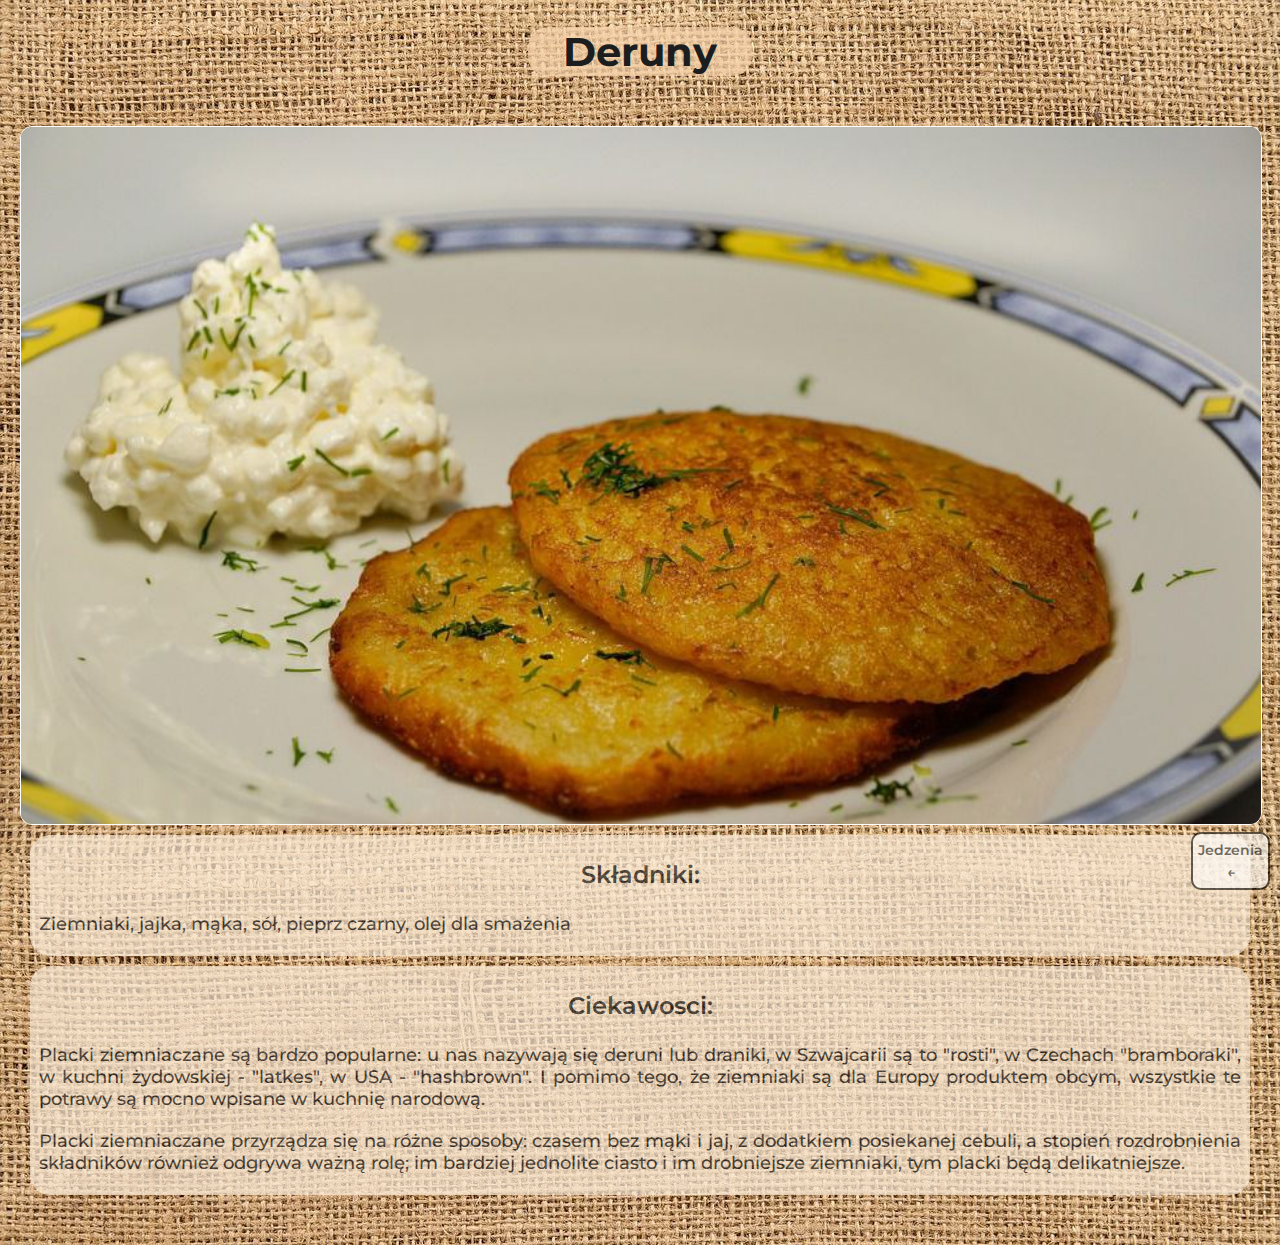
<file: 1.deruny.html>
<!DOCTYPE html>
<html lang="pl">
  <head>
    <meta charset="UTF-8" />
    <meta http-equiv="X-UA-Compatible" content="IE=edge" />
    <meta name="viewport" content="width=device-width, initial-scale=1.0" />
    <title>Deruny</title>
    <link rel="stylesheet" href="./cardstyles.css" />

    <link rel="preconnect" href="https://fonts.googleapis.com" />
    <link rel="preconnect" href="https://fonts.gstatic.com" crossorigin />
    <link
      href="https://fonts.googleapis.com/css2?family=Montserrat:wght@500;700&display=swap"
      rel="stylesheet"
    />
  </head>

  <body>
    <header class="header">
      <div class="title">
        <h1 class="main-page-name">Deruny</h1>
      </div>
    </header>
    <main class="jedzenia-page">
      <a href="./index.html" class="return"
        >Jedzenia <br />
        ←</a
      >
      <img src="./img/1.deruny.jpg" alt="" width="auto" />
      <div class="content_card">
        <h3 class="submain-text">Składniki:</h3>
        <p class="jed-text">
          Ziemniaki, jajka, mąka, sół, pieprz czarny, olej dla smażenia
        </p>
      </div>
      <div class="content_card">
        <h3 class="submain-text">Сiekawosсi:</h3>
        <p class="jed-text">
          Placki ziemniaczane są bardzo popularne: u nas nazywają się deruni lub
          draniki, w Szwajcarii są to "rosti", w Czechach "bramboraki", w kuchni
          żydowskiej - "latkes", w USA - "hashbrown". I pomimo tego, że
          ziemniaki są dla Europy produktem obcym, wszystkie te potrawy są mocno
          wpisane w kuchnię narodową.
        </p>
        <p class="jed-text">
          Placki ziemniaczane przyrządza się na różne sposoby: czasem bez mąki i
          jaj, z dodatkiem posiekanej cebuli, a stopień rozdrobnienia składników
          również odgrywa ważną rolę; im bardziej jednolite ciasto i im
          drobniejsze ziemniaki, tym placki będą delikatniejsze.
        </p>
      </div>
    </main>
  </body>
</html>
</file>
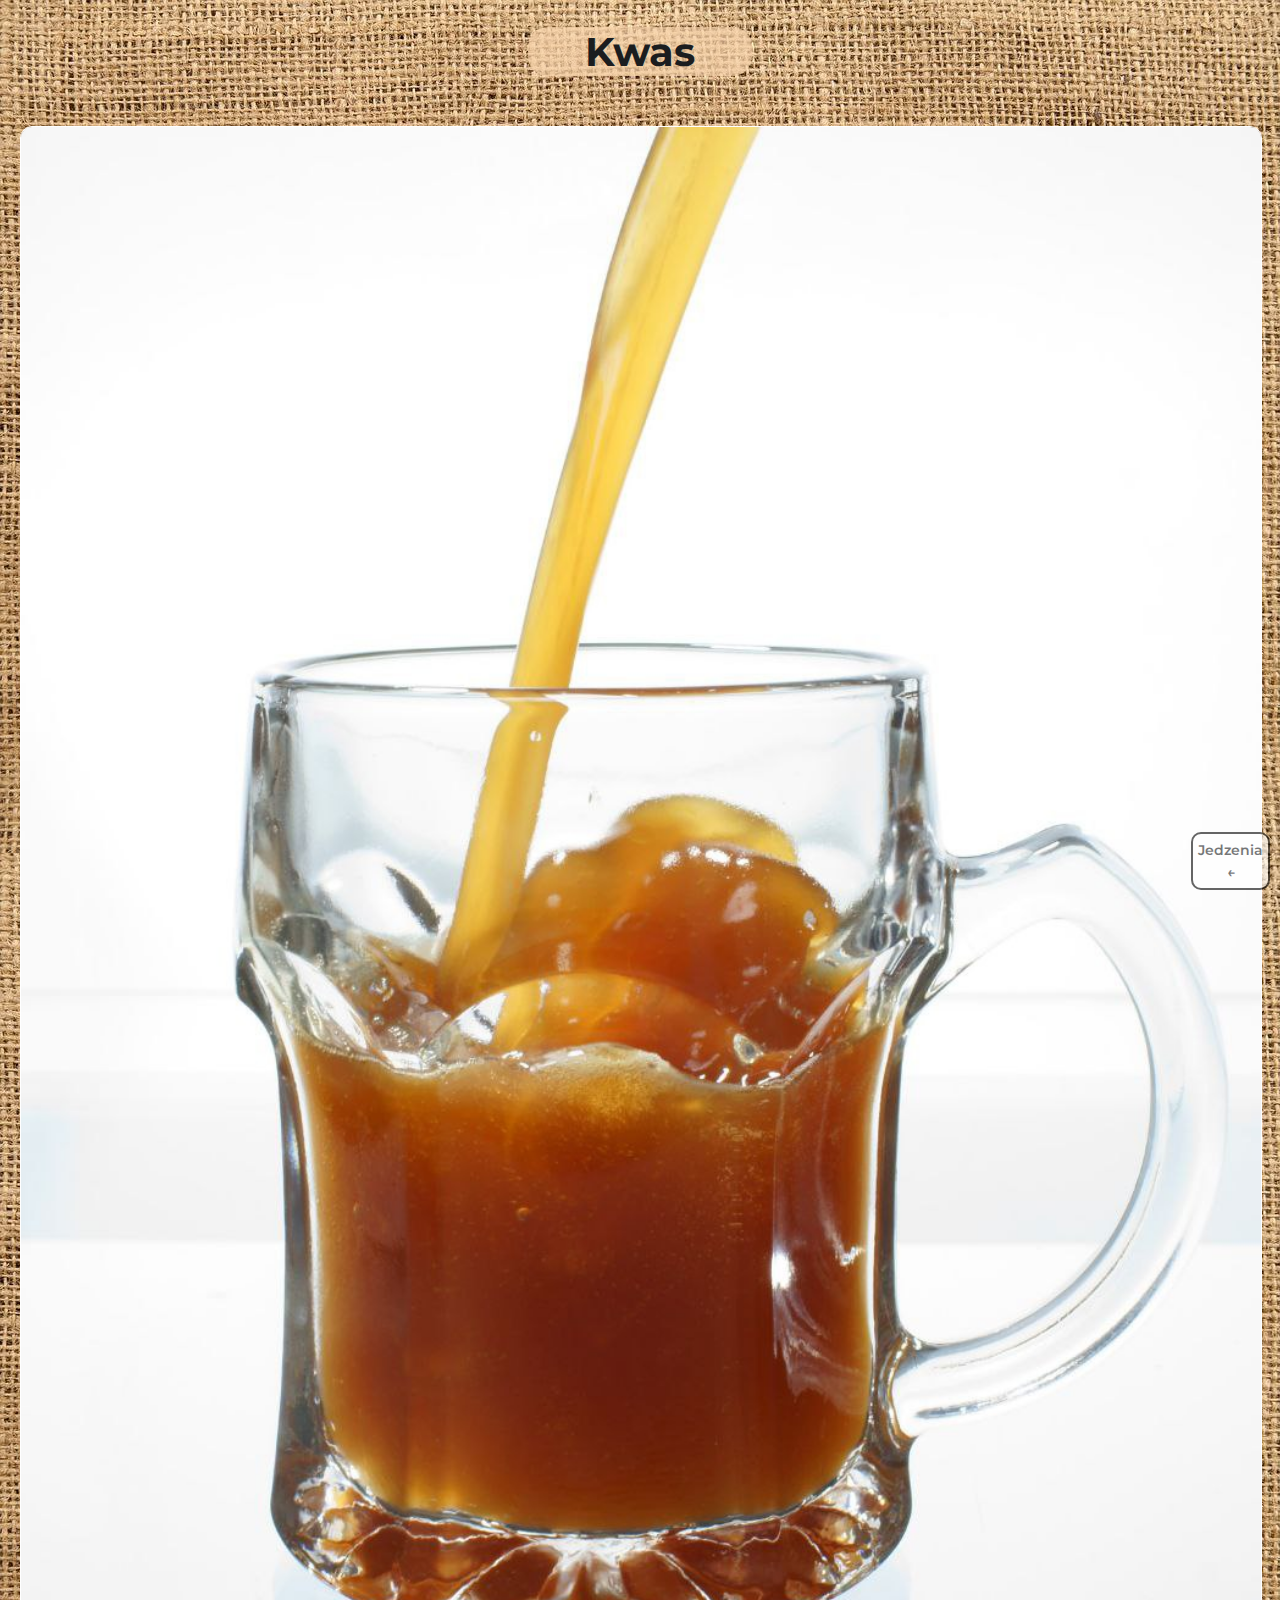
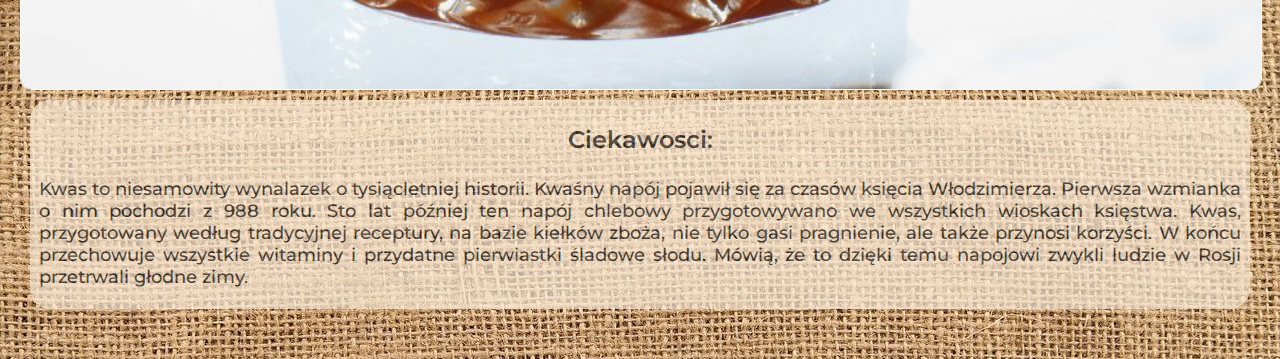
<file: 11.kwas.html>
<!DOCTYPE html>
<html lang="pl">
  <head>
    <meta charset="UTF-8" />
    <meta http-equiv="X-UA-Compatible" content="IE=edge" />
    <meta name="viewport" content="width=device-width, initial-scale=1.0" />
    <title>Kwas</title>
    <link rel="stylesheet" href="./cardstyles.css" />

    <link rel="preconnect" href="https://fonts.googleapis.com" />
    <link rel="preconnect" href="https://fonts.gstatic.com" crossorigin />
    <link
      href="https://fonts.googleapis.com/css2?family=Montserrat:wght@500;700&display=swap"
      rel="stylesheet"
    />
  </head>

  <body>
    <header class="header">
      <div class="title">
        <h1 class="main-page-name">Kwas</h1>
      </div>
    </header>
    <main class="jedzenia-page">
      <a href="./index.html" class="return"
        >Jedzenia <br />
        ←</a
      >
      <img src="./img/11.kwas.jpg" alt="" width="auto" />
      <!-- тут точно треба змінити висоту фото. Воно навіть на телефоні величезне -->
      <div class="content_card">
        <h3 class="submain-text">Сiekawosсi:</h3>
        <p class="jed-text">
          Kwas to niesamowity wynalazek o tysiącletniej historii. Kwaśny napój
          pojawił się za czasów księcia Włodzimierza. Pierwsza wzmianka o nim
          pochodzi z 988 roku. Sto lat później ten napój chlebowy przygotowywano
          we wszystkich wioskach księstwa. Kwas, przygotowany według tradycyjnej
          receptury, na bazie kiełków zboża, nie tylko gasi pragnienie, ale
          także przynosi korzyści. W końcu przechowuje wszystkie witaminy i
          przydatne pierwiastki śladowe słodu. Mówią, że to dzięki temu napojowi
          zwykli ludzie w Rosji przetrwali głodne zimy.
        </p>
      </div>
    </main>
  </body>
</html>
</file>
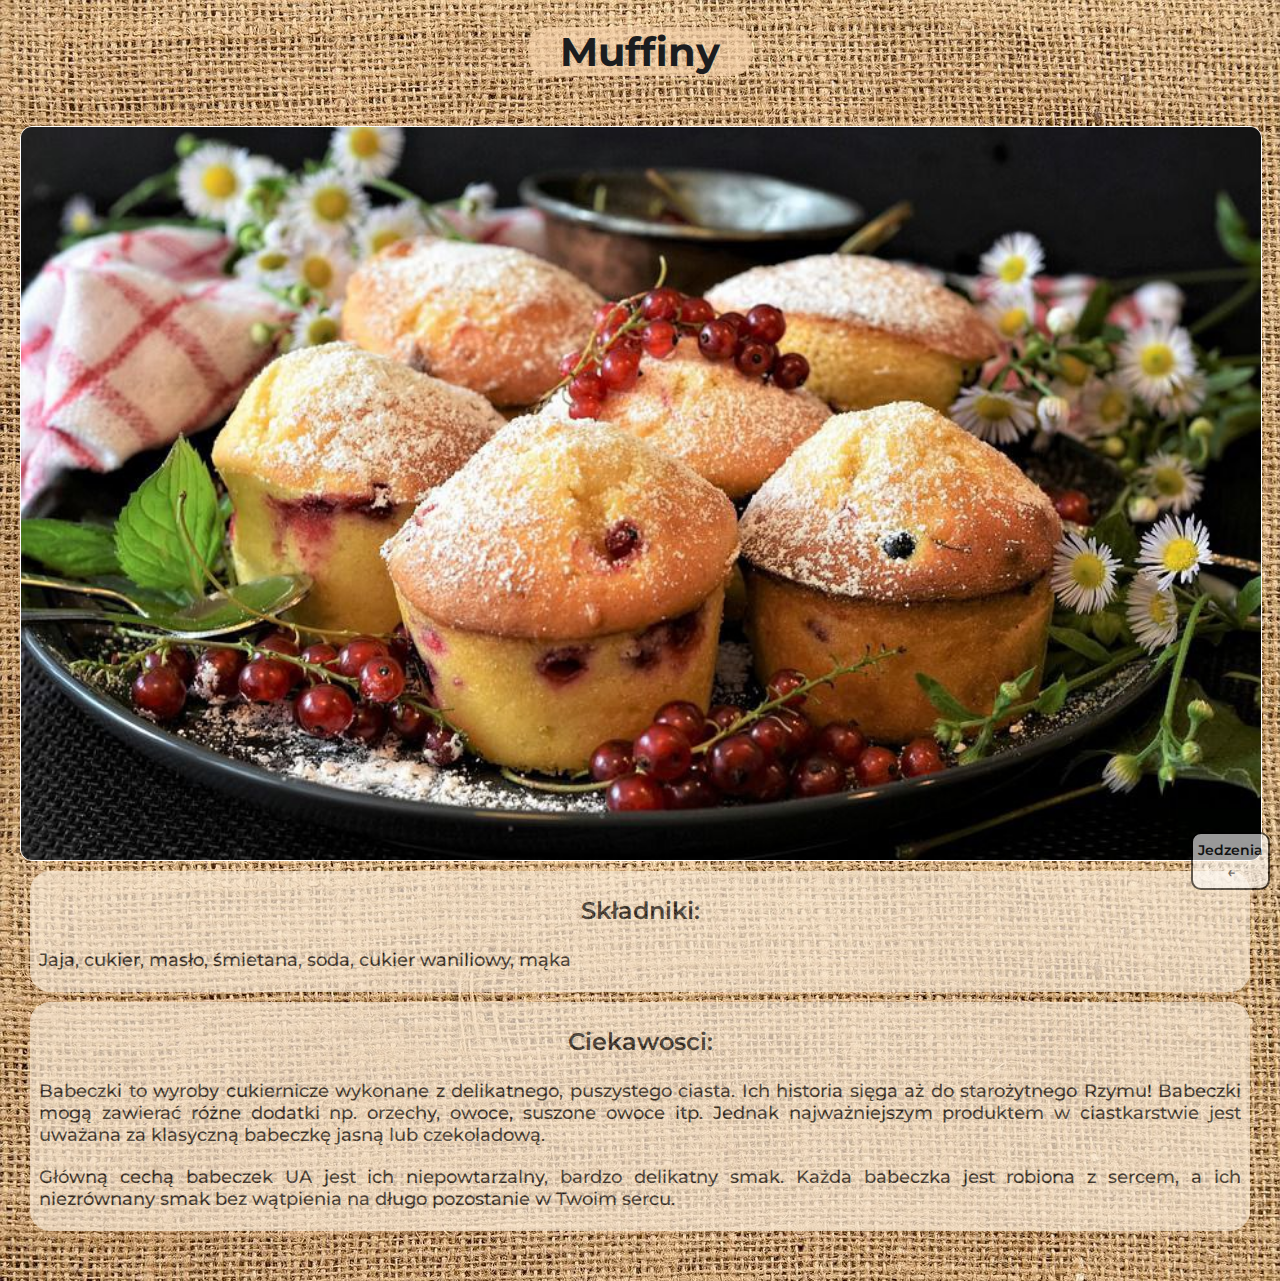
<file: 12.muffiny.html>
<!DOCTYPE html>
<html lang="pl">
  <head>
    <meta charset="UTF-8" />
    <meta http-equiv="X-UA-Compatible" content="IE=edge" />
    <meta name="viewport" content="width=device-width, initial-scale=1.0" />
    <title>Muffiny</title>
    <link rel="stylesheet" href="./cardstyles.css" />

    <link rel="preconnect" href="https://fonts.googleapis.com" />
    <link rel="preconnect" href="https://fonts.gstatic.com" crossorigin />
    <link
      href="https://fonts.googleapis.com/css2?family=Montserrat:wght@500;700&display=swap"
      rel="stylesheet"
    />
  </head>

  <body>
    <header class="header">
      <div class="title">
        <h1 class="main-page-name">Muffiny</h1>
      </div>
    </header>
    <main class="jedzenia-page">
      <a href="./index.html" class="return"
        >Jedzenia <br />
        ←</a
      >
      <img src="./img/12.muffiny.jpg" alt="" width="auto" />
      <div class="content_card">
        <h3 class="submain-text">Składniki:</h3>
        <p class="jed-text">
          Jaja, cukier, masło, śmietana, soda, cukier waniliowy, mąka
        </p>
      </div>
      <div class="content_card">
        <h3 class="submain-text">Сiekawosсi:</h3>
        <p class="jed-text">
          Babeczki to wyroby cukiernicze wykonane z delikatnego, puszystego
          ciasta. Ich historia sięga aż do starożytnego Rzymu! Babeczki mogą
          zawierać różne dodatki np. orzechy, owoce, suszone owoce itp. Jednak
          najważniejszym produktem w ciastkarstwie jest uważana za klasyczną
          babeczkę jasną lub czekoladową.
        </p>
        <p class="jed-text">
          Główną cechą babeczek UA jest ich niepowtarzalny, bardzo delikatny
          smak. Każda babeczka jest robiona z sercem, a ich niezrównany smak bez
          wątpienia na długo pozostanie w Twoim sercu.
        </p>
      </div>
    </main>
  </body>
</html>
</file>
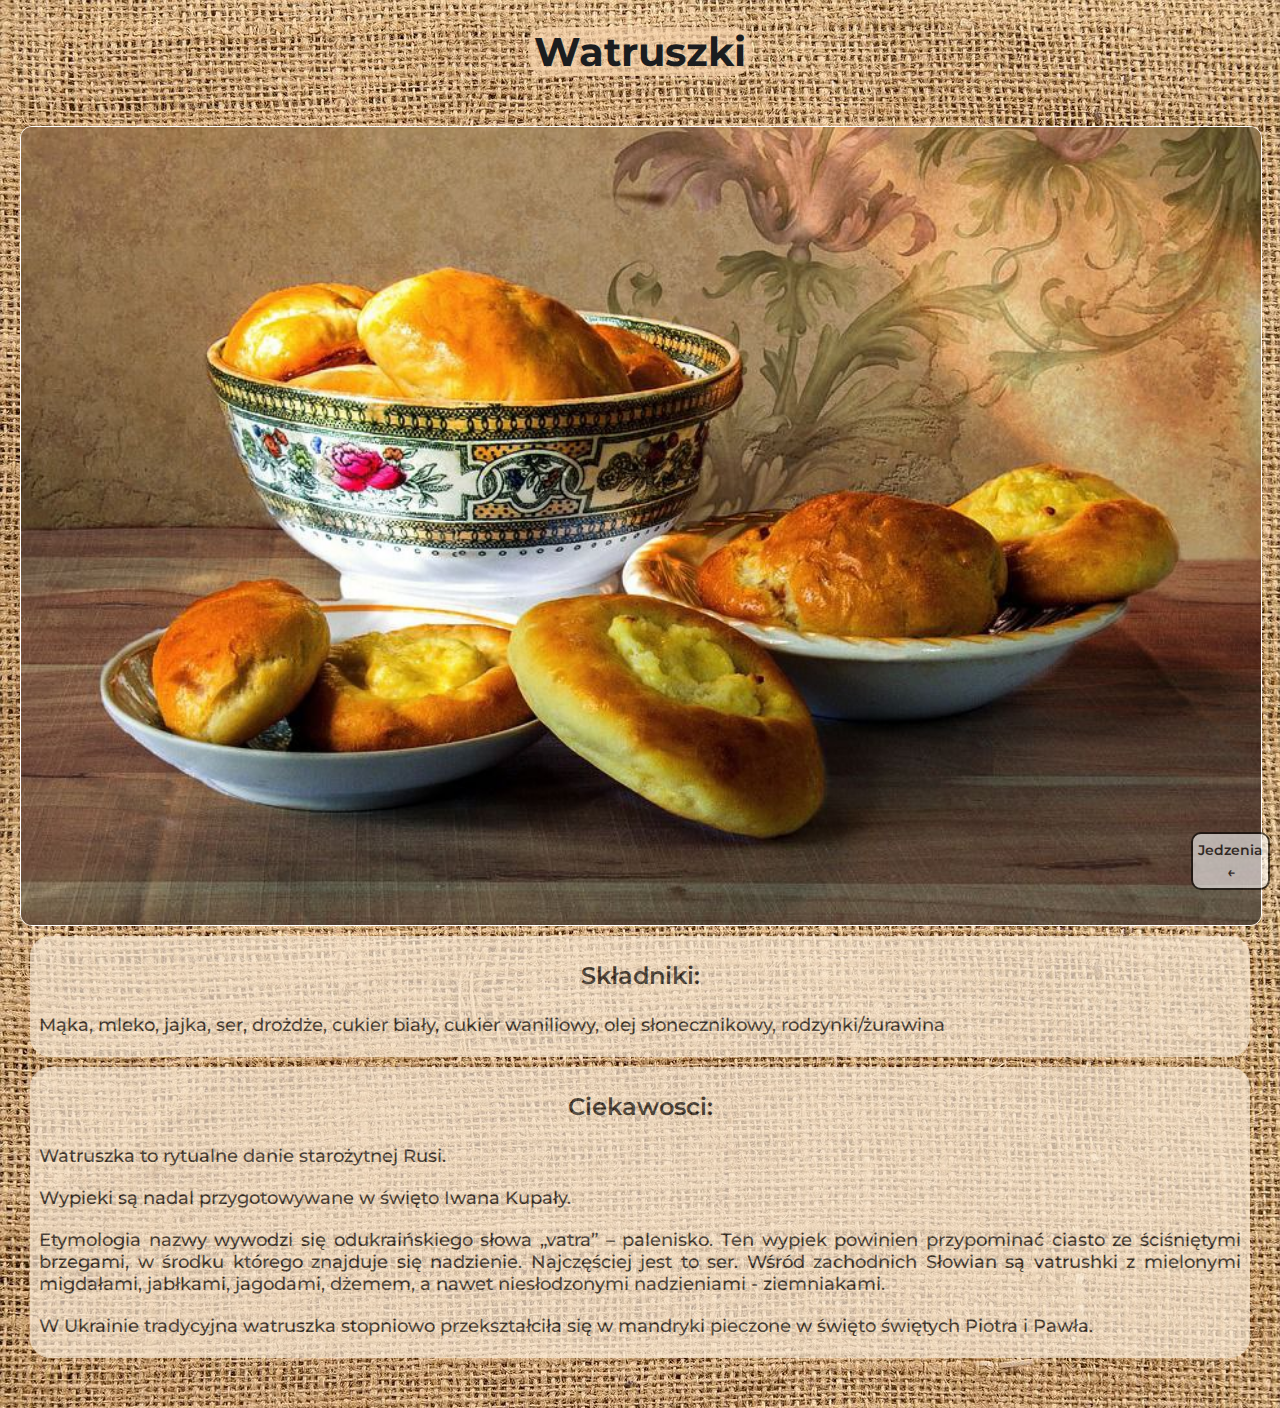
<file: 15.watruszki.html>
<!DOCTYPE html>
<html lang="pl">
  <head>
    <meta charset="UTF-8" />
    <meta http-equiv="X-UA-Compatible" content="IE=edge" />
    <meta name="viewport" content="width=device-width, initial-scale=1.0" />
    <title>Watruszki</title>
    <link rel="stylesheet" href="./cardstyles.css" />

    <link rel="preconnect" href="https://fonts.googleapis.com" />
    <link rel="preconnect" href="https://fonts.gstatic.com" crossorigin />
    <link
      href="https://fonts.googleapis.com/css2?family=Montserrat:wght@500;700&display=swap"
      rel="stylesheet"
    />
  </head>

  <body>
    <header class="header">
      <div class="title">
        <h1 class="main-page-name">Watruszki</h1>
      </div>
    </header>
    <main class="jedzenia-page">
      <a href="./index.html" class="return"
        >Jedzenia <br />
        ←</a
      >

      <img src="./img/15.watruszki.jpg" alt="" width="auto" />
      <div class="content_card">
        <h3 class="submain-text">Składniki:</h3>
        <p class="jed-text">
          Mąka, mleko, jajka, ser, drożdże, cukier biały, cukier waniliowy, olej
          słonecznikowy, rodzynki/żurawina
        </p>
      </div>
      <div class="content_card">
        <h3 class="submain-text">Сiekawosсi:</h3>
        <p class="jed-text">Watruszka to rytualne danie starożytnej Rusi.</p>
        <p class="jed-text">
          Wypieki są nadal przygotowywane w święto Iwana Kupały.
        </p>
        <p class="jed-text">
          Etymologia nazwy wywodzi się odukraińskiego słowa „vatra” – palenisko.
          Ten wypiek powinien przypominać ciasto ze ściśniętymi brzegami, w
          środku którego znajduje się nadzienie. Najczęściej jest to ser. Wśród
          zachodnich Słowian są vatrushki z mielonymi migdałami, jabłkami,
          jagodami, dżemem, a nawet niesłodzonymi nadzieniami - ziemniakami.
        </p>
        <p class="jed-text">
          W Ukrainie tradycyjna watruszka stopniowo przekształciła się w
          mandryki pieczone w święto świętych Piotra i Pawła.
        </p>
      </div>
    </main>
  </body>
</html>
</file>
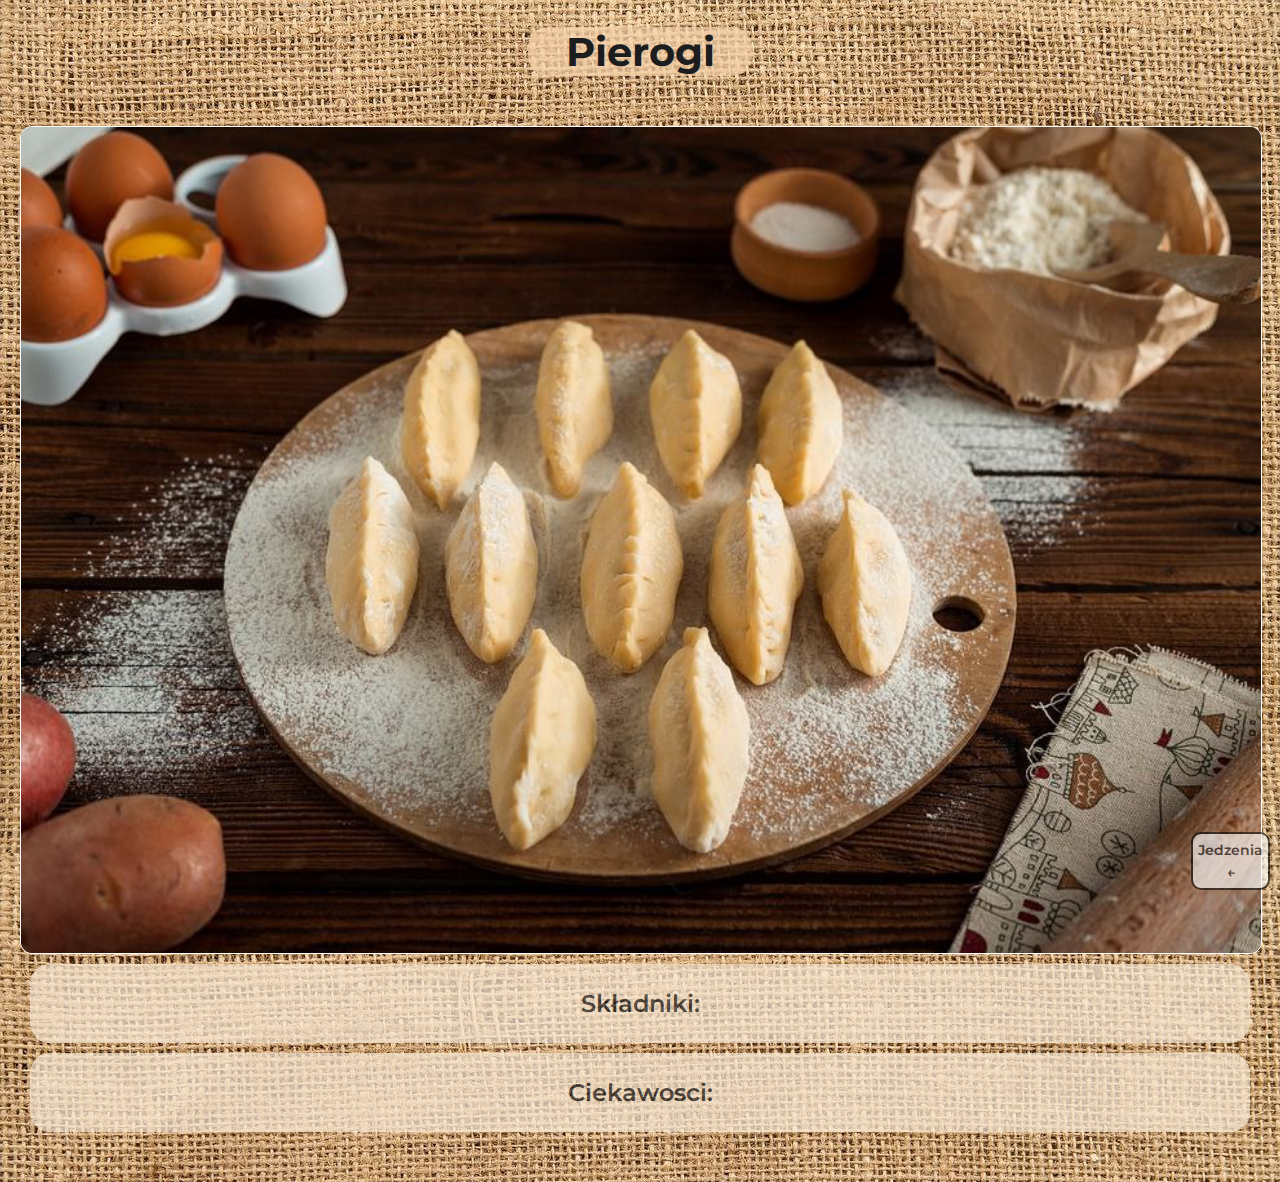
<file: 2.pierogi.html>
<!DOCTYPE html>
<html lang="pl">
  <head>
    <meta charset="UTF-8" />
    <meta http-equiv="X-UA-Compatible" content="IE=edge" />
    <meta name="viewport" content="width=device-width, initial-scale=1.0" />
    <title>Pierogi</title>
    <link rel="stylesheet" href="./cardstyles.css" />

    <link rel="preconnect" href="https://fonts.googleapis.com" />
    <link rel="preconnect" href="https://fonts.gstatic.com" crossorigin />
    <link
      href="https://fonts.googleapis.com/css2?family=Montserrat:wght@500;700&display=swap"
      rel="stylesheet"
    />
  </head>

  <body>
    <header class="header">
      <div class="title">
        <h1 class="main-page-name">Pierogi</h1>
      </div>
    </header>
    <main class="jedzenia-page">
      <a href="./index.html" class="return"
        >Jedzenia <br />
        ←</a
      >
      <img src="./img/2..jpg" alt="" width="auto" />

      <div class="content_card">
        <h3 class="submain-text">Składniki:</h3>
        <p class="jed-text"></p>
      </div>
      <div class="content_card">
        <h3 class="submain-text">Сiekawosсi:</h3>
        <p class="jed-text"></p>
      </div>
    </main>
  </body>
</html>
</file>
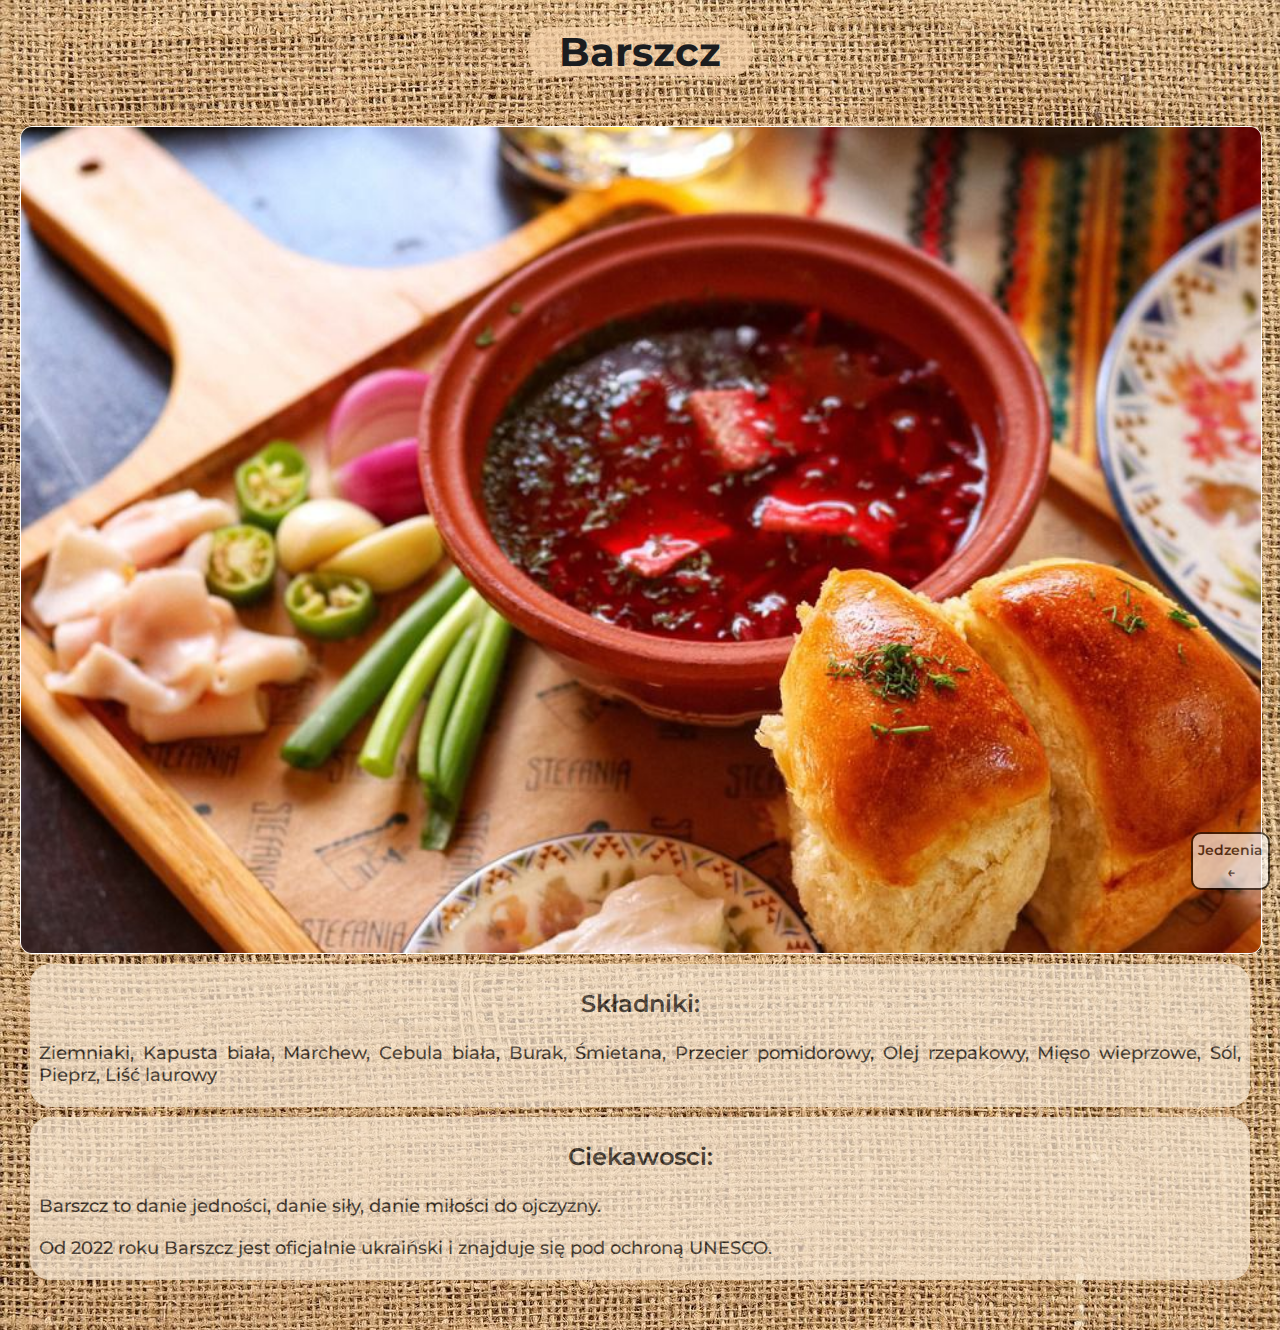
<file: 3.barszcz.html>
<!DOCTYPE html>
<html lang="pl">
  <head>
    <meta charset="UTF-8" />
    <meta http-equiv="X-UA-Compatible" content="IE=edge" />
    <meta name="viewport" content="width=device-width, initial-scale=1.0" />
    <title>Barszcz</title>
    <link rel="stylesheet" href="./cardstyles.css" />

    <link rel="preconnect" href="https://fonts.googleapis.com" />
    <link rel="preconnect" href="https://fonts.gstatic.com" crossorigin />
    <link
      href="https://fonts.googleapis.com/css2?family=Montserrat:wght@500;700&display=swap"
      rel="stylesheet"
    />
  </head>

  <body>
    <header class="header">
      <div class="title">
        <h1 class="main-page-name">Barszcz</h1>
      </div>
    </header>
    <main class="jedzenia-page">
      <a href="./index.html" class="return"
        >Jedzenia <br />
        ←</a
      >
      <img src="./img/3.barszcz.jpg" alt="" width="auto" />
      <div class="content_card">
        <h3 class="submain-text">Składniki:</h3>
        <p class="jed-text">
          Ziemniaki, Kapusta biała, Marchew, Cebula biała, Burak, Śmietana,
          Przecier pomidorowy, Olej rzepakowy, Mięso wieprzowe, Sól, Pieprz,
          Liść laurowy
        </p>
      </div>
      <div class="content_card">
        <h3 class="submain-text">Сiekawosсi:</h3>
        <p class="jed-text">
          Barszcz to danie jedności, danie siły, danie miłości do ojczyzny.
        </p>
        <p class="jed-text">
          Od 2022 roku Barszcz jest oficjalnie ukraiński i znajduje się pod
          ochroną UNESCO.
        </p>
      </div>
    </main>
  </body>
</html>
</file>
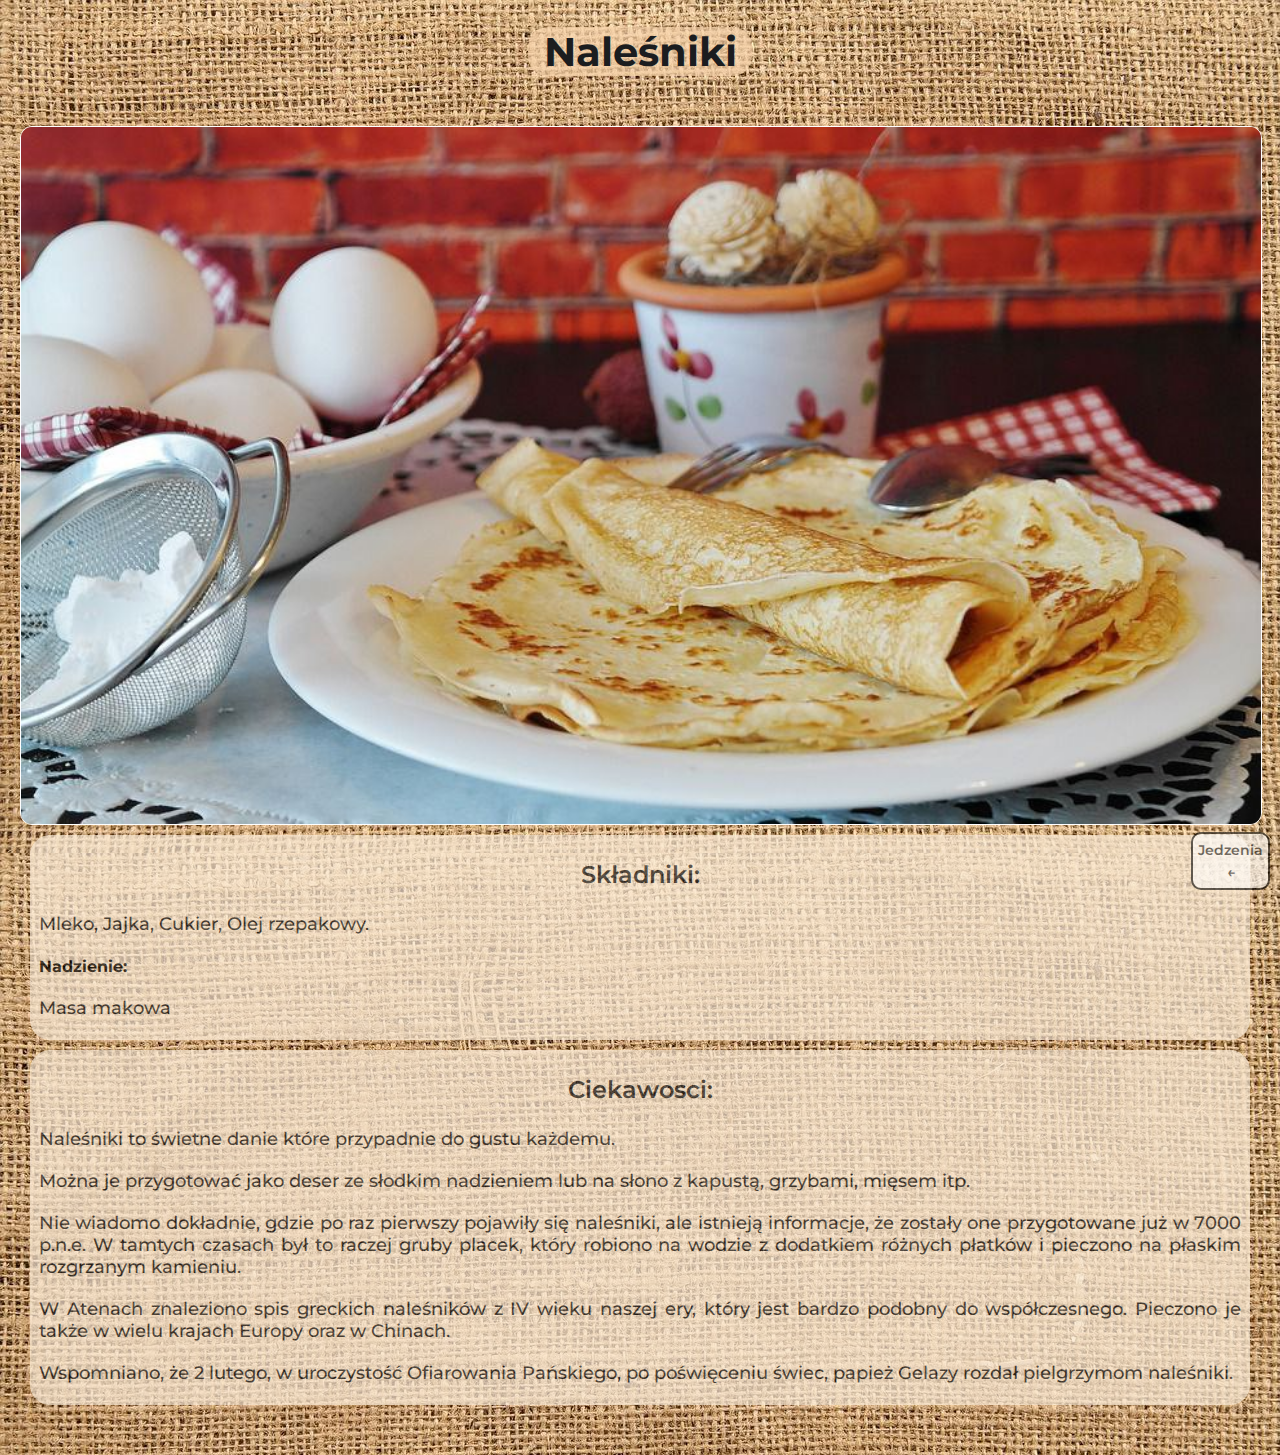
<file: 5.nalesniki.html>
<!DOCTYPE html>
<html lang="pl">
  <head>
    <meta charset="UTF-8" />
    <meta http-equiv="X-UA-Compatible" content="IE=edge" />
    <meta name="viewport" content="width=device-width, initial-scale=1.0" />
    <title>Naleśniki</title>
    <link rel="stylesheet" href="./cardstyles.css" />

    <link rel="preconnect" href="https://fonts.googleapis.com" />
    <link rel="preconnect" href="https://fonts.gstatic.com" crossorigin />
    <link
      href="https://fonts.googleapis.com/css2?family=Montserrat:wght@500;700&display=swap"
      rel="stylesheet"
    />
  </head>

  <body>
    <header class="header">
      <div class="title">
        <h1 class="main-page-name">Naleśniki</h1>
      </div>
    </header>
    <main class="jedzenia-page">
      <a href="./index.html" class="return"
        >Jedzenia <br />
        ←</a
      >
      <img src="./img/5.nalesniki.jpg" alt="" width="auto" />
      <div class="content_card">
        <h3 class="submain-text">Składniki:</h3>
        <!-- <h4>Для тіста:</h4> -->
        <p class="jed-text">Mleko, Jajka, Cukier, Olej rzepakowy.</p>
        <h4>Nadzienie:</h4>
        <p class="jed-text">Masa makowa</p>
      </div>

      <div class="content_card">
        <h3 class="submain-text">Сiekawosсi:</h3>
        <p class="jed-text">
          Naleśniki to świetne danie które przypadnie do gustu każdemu.
        </p>
        <p class="jed-text">
          Można je przygotować jako deser ze słodkim nadzieniem lub na słono z
          kapustą, grzybami, mięsem itp.
        </p>
        <p class="jed-text">
          Nie wiadomo dokładnie, gdzie po raz pierwszy pojawiły się naleśniki,
          ale istnieją informacje, że zostały one przygotowane już w 7000 p.n.e.
          W tamtych czasach był to raczej gruby placek, który robiono na wodzie
          z dodatkiem różnych płatków i pieczono na płaskim rozgrzanym kamieniu.
        </p>
        <p class="jed-text">
          W Atenach znaleziono spis greckich naleśników z IV wieku naszej ery,
          który jest bardzo podobny do współczesnego. Pieczono je także w wielu
          krajach Europy oraz w Chinach.
        </p>
        <p class="jed-text">
          Wspomniano, że 2 lutego, w uroczystość Ofiarowania Pańskiego, po
          poświęceniu świec, papież Gelazy rozdał pielgrzymom naleśniki.
        </p>
      </div>
    </main>
  </body>
</html>
</file>
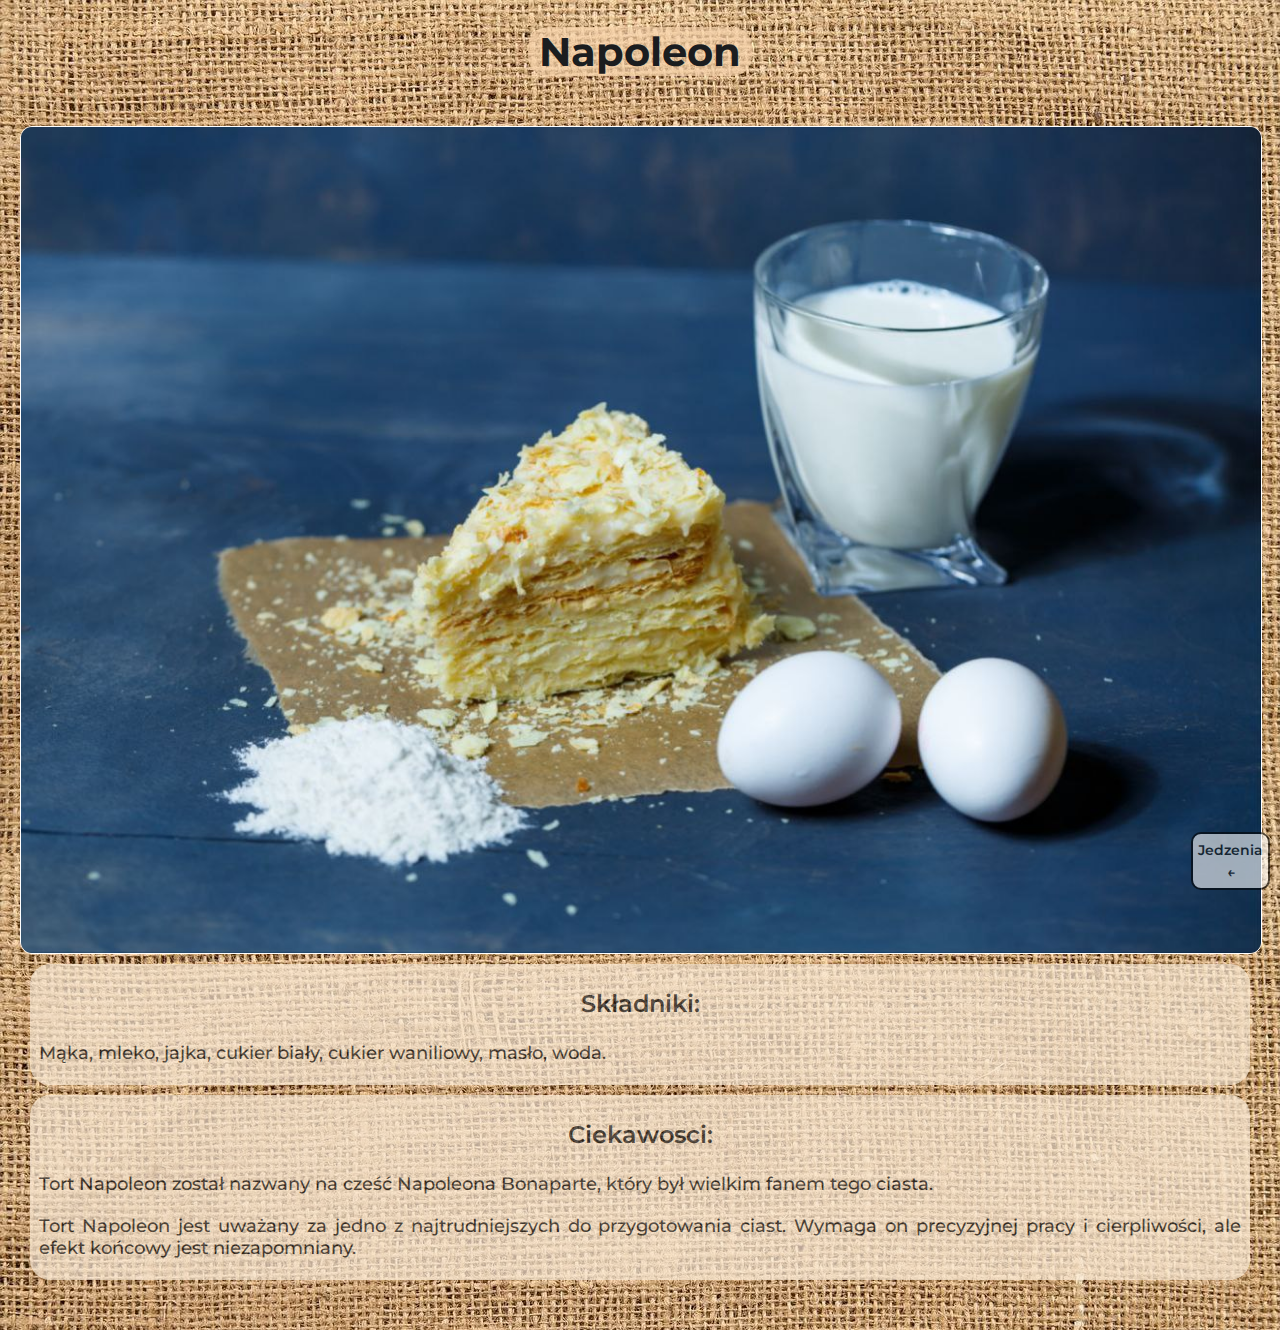
<file: 6.napoleon.html>
<!DOCTYPE html>
<html lang="pl">
  <head>
    <meta charset="UTF-8" />
    <meta http-equiv="X-UA-Compatible" content="IE=edge" />
    <meta name="viewport" content="width=device-width, initial-scale=1.0" />
    <title>Napoleon</title>
    <link rel="stylesheet" href="./cardstyles.css" />

    <link rel="preconnect" href="https://fonts.googleapis.com" />
    <link rel="preconnect" href="https://fonts.gstatic.com" crossorigin />
    <link
      href="https://fonts.googleapis.com/css2?family=Montserrat:wght@500;700&display=swap"
      rel="stylesheet"
    />
  </head>

  <body>
    <header class="header">
      <div class="title">
        <h1 class="main-page-name">Napoleon</h1>
      </div>
    </header>
    <main class="jedzenia-page">
      <a href="./index.html" class="return"
        >Jedzenia <br />
        ←</a
      >
      <img src="./img/6.napoleon.jpg" alt="" width="auto" />
      <div class="content_card">
        <h3 class="submain-text">Składniki:</h3>
        <p class="jed-text">
          Mąka, mleko, jajka, cukier biały, cukier waniliowy, masło, woda.
        </p>
      </div>

      <div class="content_card">
        <h3 class="submain-text">Сiekawosсi:</h3>
        <p class="jed-text">
          Tort Napoleon został nazwany na cześć Napoleona Bonaparte, który był
          wielkim fanem tego ciasta.
        </p>
        <p class="jed-text">
          Tort Napoleon jest uważany za jedno z najtrudniejszych do
          przygotowania ciast. Wymaga on precyzyjnej pracy i cierpliwości, ale
          efekt końcowy jest niezapomniany.
        </p>
      </div>
    </main>
  </body>
</html>
</file>
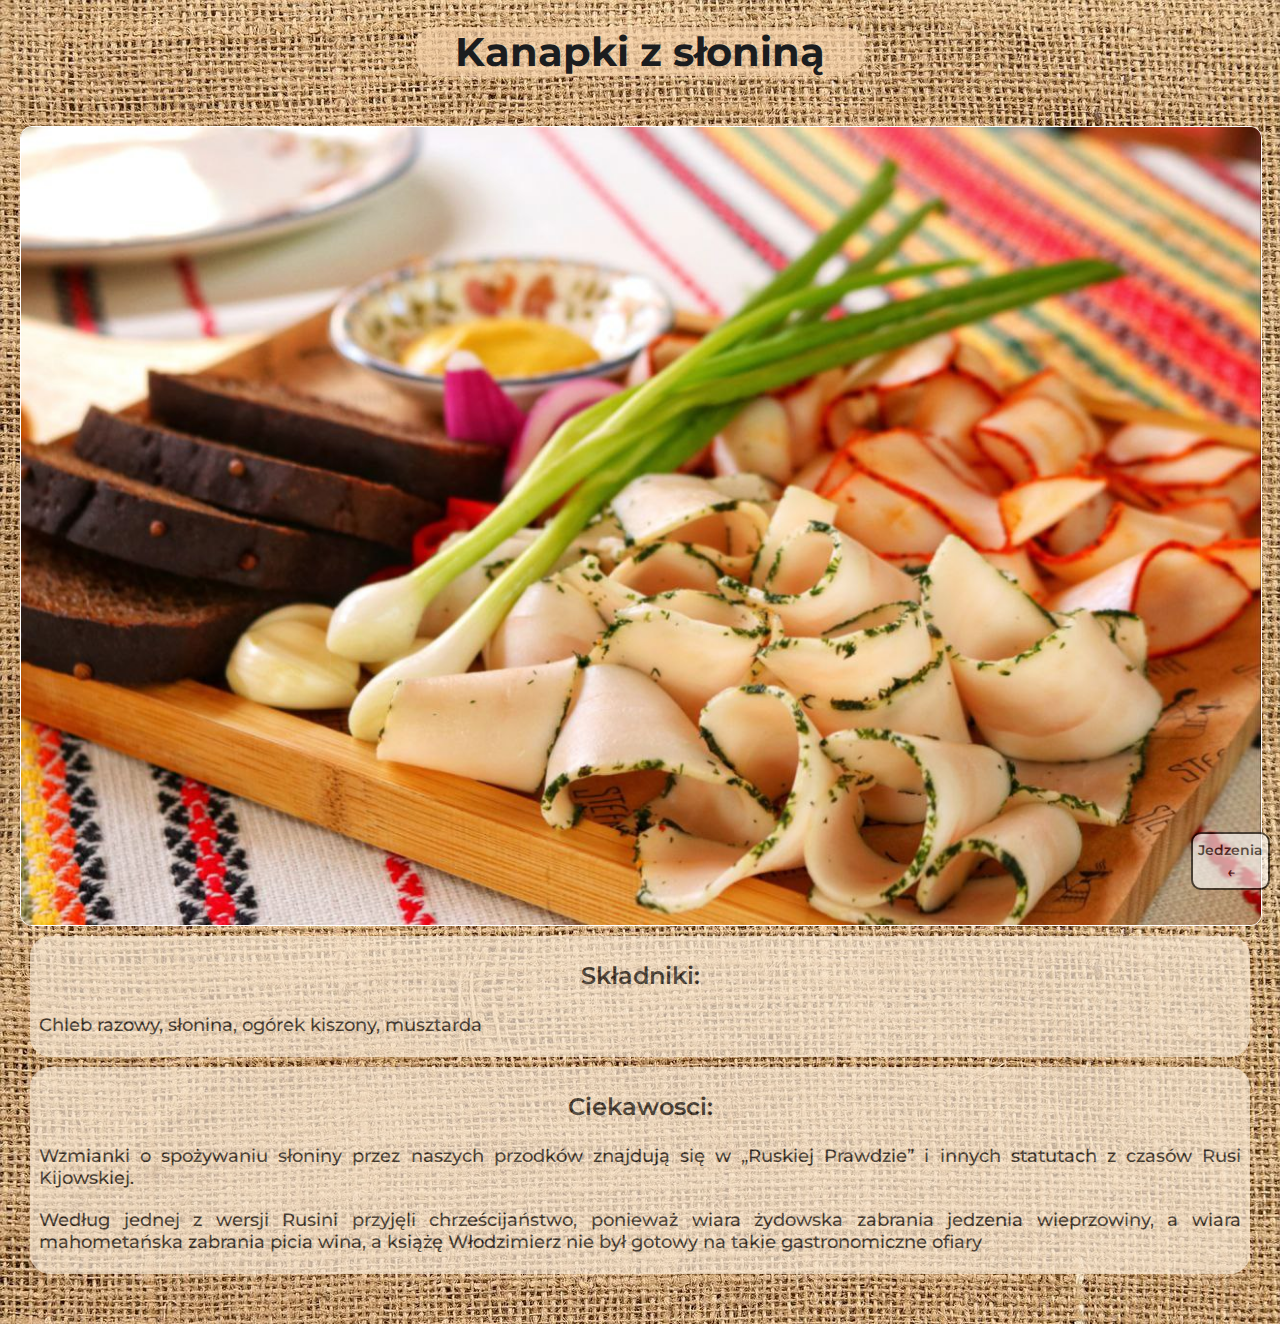
<file: 8.kanapki.html>
<!DOCTYPE html>
<html lang="pl">
  <head>
    <meta charset="UTF-8" />
    <meta http-equiv="X-UA-Compatible" content="IE=edge" />
    <meta name="viewport" content="width=device-width, initial-scale=1.0" />
    <title>Kanapki z słoniną</title>
    <link rel="stylesheet" href="./cardstyles.css" />

    <link rel="preconnect" href="https://fonts.googleapis.com" />
    <link rel="preconnect" href="https://fonts.gstatic.com" crossorigin />
    <link
      href="https://fonts.googleapis.com/css2?family=Montserrat:wght@500;700&display=swap"
      rel="stylesheet"
    />
  </head>

  <body>
    <header class="header">
      <div class="title-kanapki">
        <h1 class="main-page-name">Kanapki z słoniną</h1>
      </div>
    </header>
    <main class="jedzenia-page">
      <a href="./index.html" class="return"
        >Jedzenia <br />
        ←</a
      >
      <img src="./img/8.kanapki.jpg" alt="" width="auto" />
      <div class="content_card">
        <h3 class="submain-text">Składniki:</h3>
        <p class="jed-text">Chleb razowy, słonina, ogórek kiszony, musztarda</p>
      </div>
      <div class="content_card">
        <h3 class="submain-text">Сiekawosсi:</h3>
        <p class="jed-text">
          Wzmianki o spożywaniu słoniny przez naszych przodków znajdują się w
          „Ruskiej Prawdzie” i innych statutach z czasów Rusi Kijowskiej.
        </p>
        <p class="jed-text">
          Według jednej z wersji Rusini przyjęli chrześcijaństwo, ponieważ wiara
          żydowska zabrania jedzenia wieprzowiny, a wiara mahometańska zabrania
          picia wina, a książę Włodzimierz nie był gotowy na takie
          gastronomiczne ofiary
        </p>
      </div>
    </main>
  </body>
</html>
</file>
<file: cardstyles.css>
body {
  margin: 0;
  padding: 0;
  height: 100%;
  font-family: 'Montserrat', sans-serif;
  background: url(./img/Loon.jpg) repeat;
  background-size: contain;

}

.title {
  background-color: bisque;
  height: 49px;
  width: 224px;
  margin: 0 auto;
  background: rgba(246, 211, 171, 0.7);
  border-radius: 20px;
}

.title-kanapki {
  background-color: bisque;
  height: 49px;
  width: 448px;
  margin: 0 auto;
  background: rgba(246, 211, 171, 0.7);
  border-radius: 20px;
}

.main-page-name {
  text-align: center;
  font-size: 40px;
  line-height: 49px;
  color: #1B1D1F;
  /* background: #2400FF; */
}

/* Card */
.jedzenia-page {
  padding: 40px 20px;
  margin: 0;
}

.return {
  font-weight: 600;
  font-size: 14px;
  line-height: 22px;
  color: #1B1D1F;
  text-decoration: none;
  border: 2px solid black;
  padding: 5px;
  border-radius: 10px;
  background-color: #fff;
  position: fixed;
  bottom: 10px;
  right: 10px;
  opacity: 0.6;
  text-align: center;
  z-index: 1;

}

img {
  margin-top: 10px;
  display: block;
  width: 100%;
  border: 1px solid #fff;
  border-radius: 12px;
}

.jedzenia-name {
  margin: 20px 0;
  font-weight: 700;
  font-size: 32px;
  line-height: 39px;
  text-align: center;
  color: #1B1D1F;
}

.submain-text {
  font-weight: 600;
  font-size: 24px;
  line-height: 29px;
  text-align: center;
  color: #1B1D1F;

}

.jed-text {
  font-weight: 500;
  font-size: 18px;
  line-height: 22px;
  text-align: justify;
  color: #1B1D1F;
  margin: 20px 0;
}

.content_card {
  background-color: antiquewhite;
  opacity: 0.7;
  padding: 0 8px;
  margin: 10px;
  border: 1px solid antiquewhite;
  border-radius: 20px;
}
</file>
